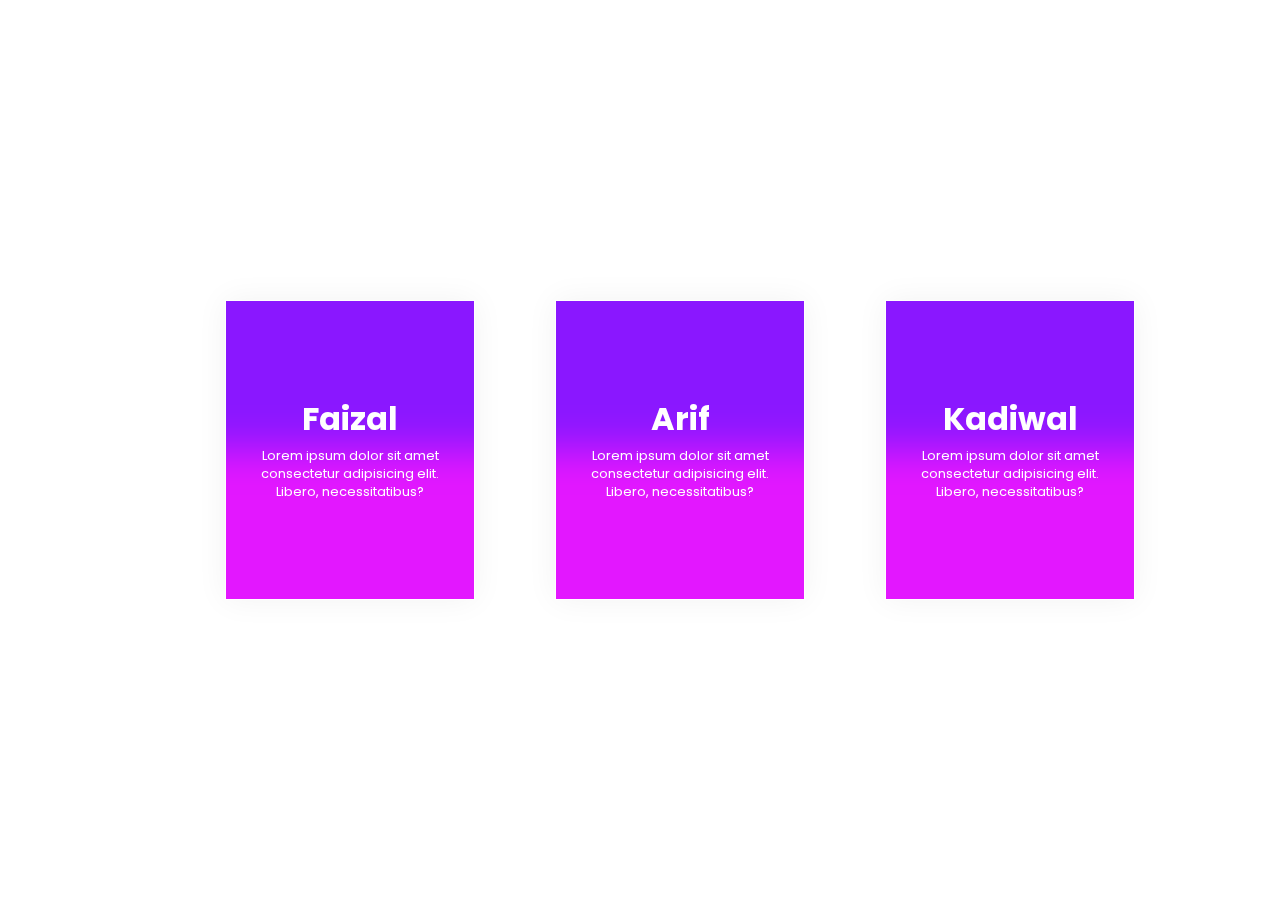
<file: projects/Card Hover/index.html>
<!DOCTYPE html>  
 <html lang="en">  
 <head>  
   <meta charset="UTF-8">  
   <meta http-equiv="X-UA-Compatible" content="IE=edge">  
   <meta name="viewport" content="width=device-width, initial-scale=1.0">  
   <title>Card With Hover Effect</title>  
   <link rel="stylesheet" href="./style.css">  
 </head>  
 <body>  
   <div class="card">  
     <div class="content">  
       <h1>Faizal</h1>  
       <p>Lorem ipsum dolor sit amet consectetur adipisicing elit. Libero, necessitatibus?</p>  
     </div>  
   </div>  
   <div class="card">  
    <div class="content">  
      <h1>Arif</h1>  
      <p>Lorem ipsum dolor sit amet consectetur adipisicing elit. Libero, necessitatibus?</p>  
    </div>  
  </div>  
  <div class="card">  
    <div class="content">  
      <h1>Kadiwal</h1>  
      <p>Lorem ipsum dolor sit amet consectetur adipisicing elit. Libero, necessitatibus?</p>  
    </div>  
  </div>  
 </body>  
 </html>
</file>
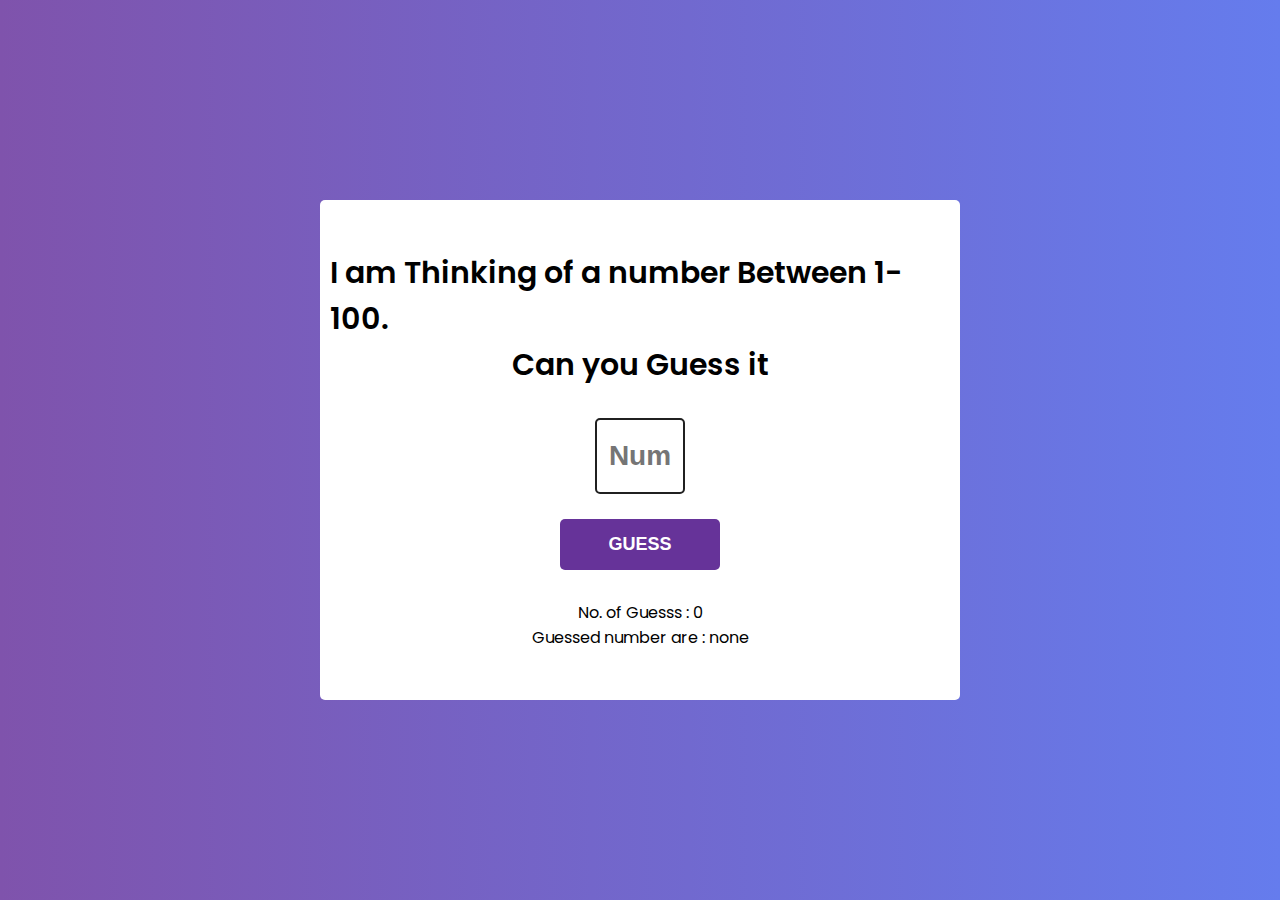
<file: projects/Guess Game/index.html>
<!DOCTYPE html>  
 <html lang="en">  
 <head>  
   <meta charset="UTF-8">  
   <meta http-equiv="X-UA-Compatible" content="IE=edge">  
   <meta name="viewport" content="width=device-width, initial-scale=1.0">  
   <title>Guess Game</title>  
   <link rel="stylesheet" href="./style.css">  
   <link rel="preconnect" href="https://fonts.gstatic.com">  
 <link href="https://fonts.googleapis.com/css2?family=Poppins:wght@400;600&display=swap" rel="stylesheet">  
 </head>  
 <body>  
   <div class="container">  
     <h3>I am Thinking of a number Between 1-100.</h3>  
     <h3>Can you Guess it </h3>  
       <input type="text" placeholder="Num" id="guess"><br>  
       <button onclick="play()" id="my_btn">GUESS</button>  
       <p id="message1">No. of Guesss : 0</p>  
       <p id="message2">Guessed number are : none</p>  
       <p id="message3"></p>  
   </div>  
   <script src="./script.js"></script>  
 </body>  
 </html>
</file>
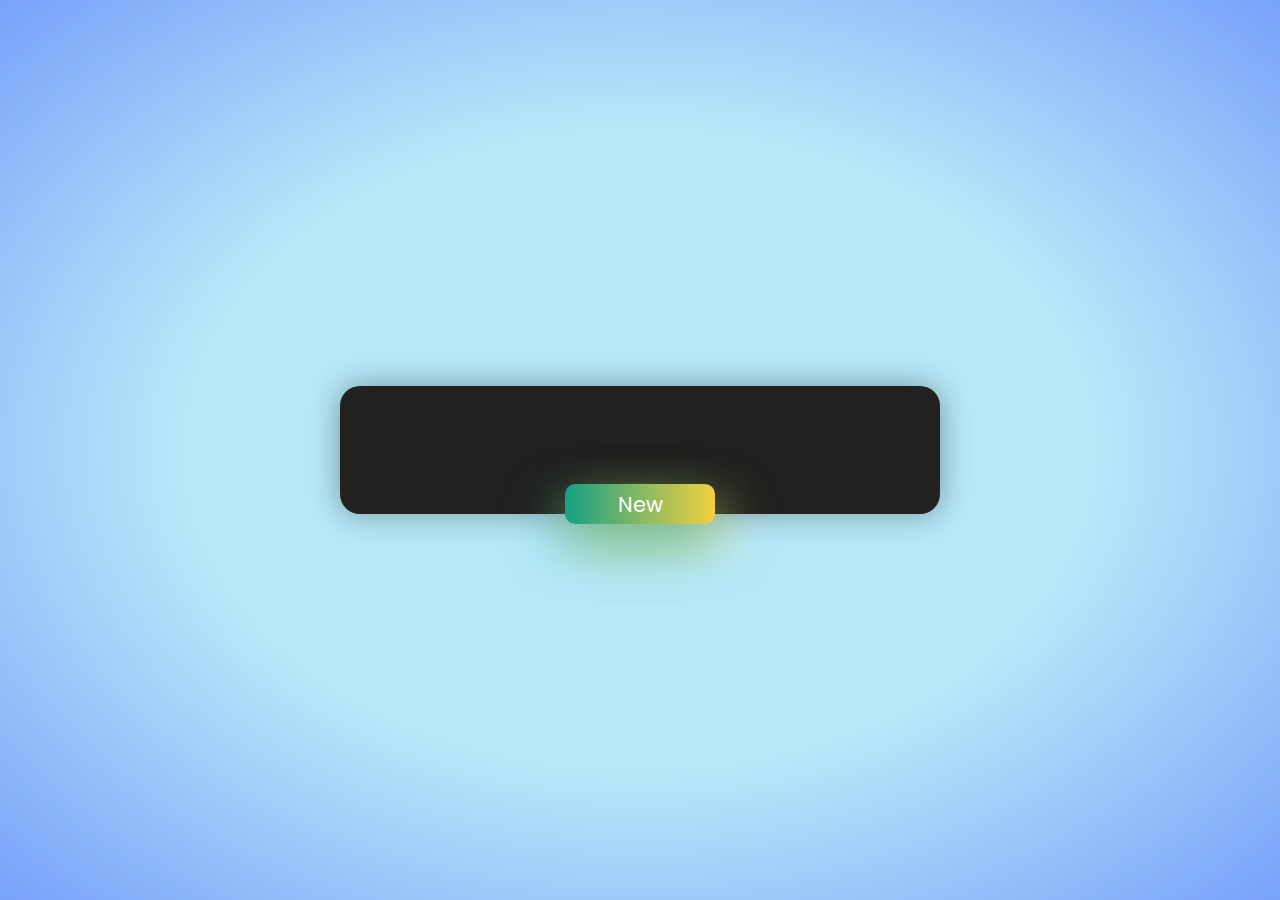
<file: projects/quote-generator/index.html>
<!DOCTYPE html>  
 <html lang="en">  
 <head>  
   <meta charset="UTF-8">  
   <meta http-equiv="X-UA-Compatible" content="IE=edge">  
   <meta name="viewport" content="width=device-width, initial-scale=1.0">  
   <title>Programming Quotes Generator</title>  
   <link rel="stylesheet" href="./css/style.css">  
 </head>  
 <body>  
   <div class="container">  
     <p id="quote"></p>  
     <p id="author" class="author"></p>  
     <button class="btn" onclick="getQuote()">New</button>  
   </div>  
   <script src="./js/app.js"></script>  
 </body>  
 </html>
</file>
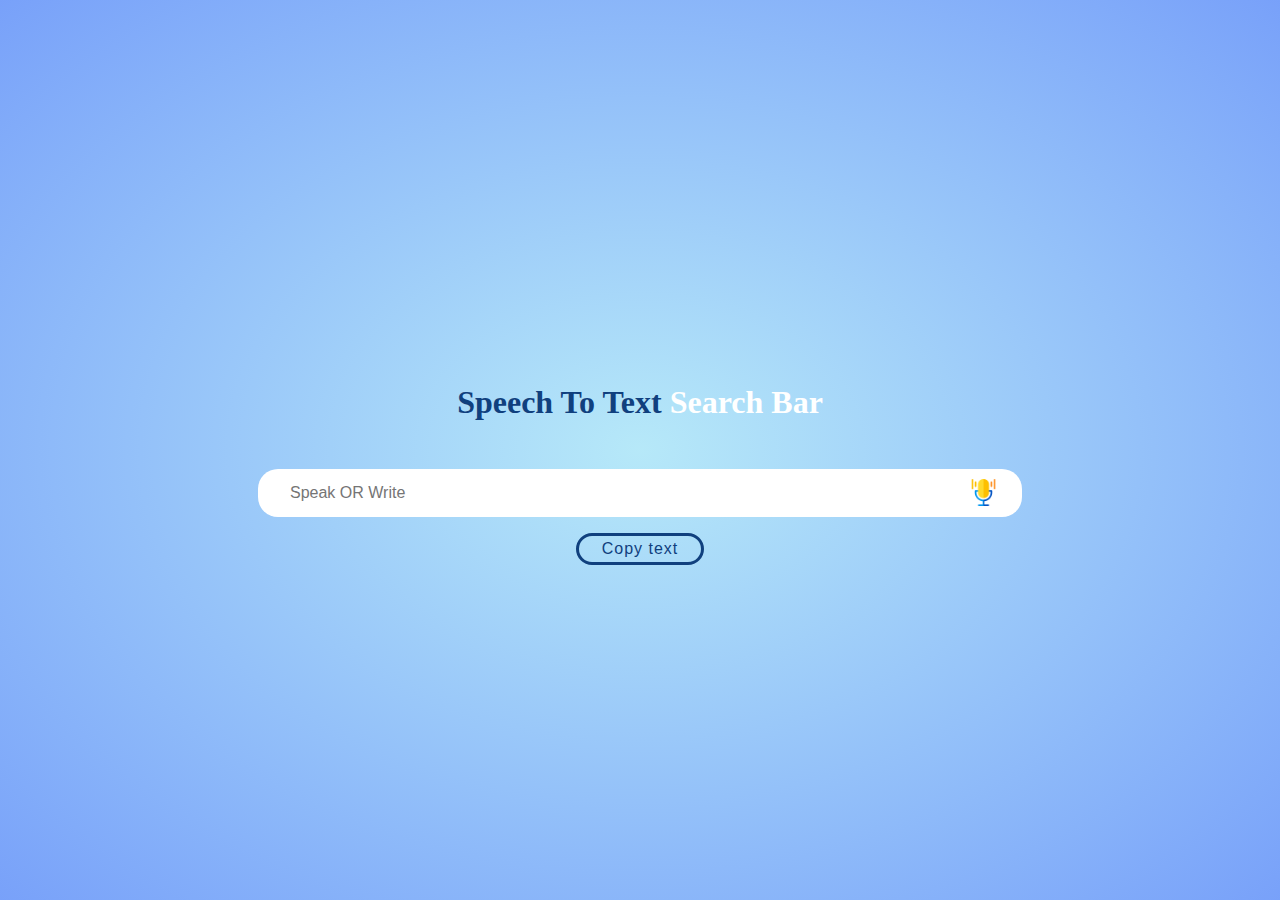
<file: projects/speech-to-text/index.html>
<!DOCTYPE html>
<html lang="en">
  <head>
    <meta charset="UTF-8" />
    <meta http-equiv="X-UA-Compatible" content="IE=edge" />
    <meta name="viewport" content="width=device-width, initial-scale=1.0" />
    <link rel="stylesheet" href="./css/style.css" />
    <title>Speech To Text</title>
  </head>

  <body>
    <div class="main-container">
      <h1><span>Speech To Text</span> Search Bar</h1>
      <div class="search-bar-wrapper">
        <div class="microphone">
            <img src="./images/voice-search.png" alt="" id="btn" onclick="recognition.start()">
        </div>
        <div class="container">
          <input type="text"  id="result" class="search-bar" placeholder="Speak OR Write"/>
        </div>
      </div>
      <button class="button-copy" onclick="copyDivToClipboard()">
        Copy text
      </button>
    </div>

    <script src="./js/app.js"></script>
  </body>
</html>
</file>
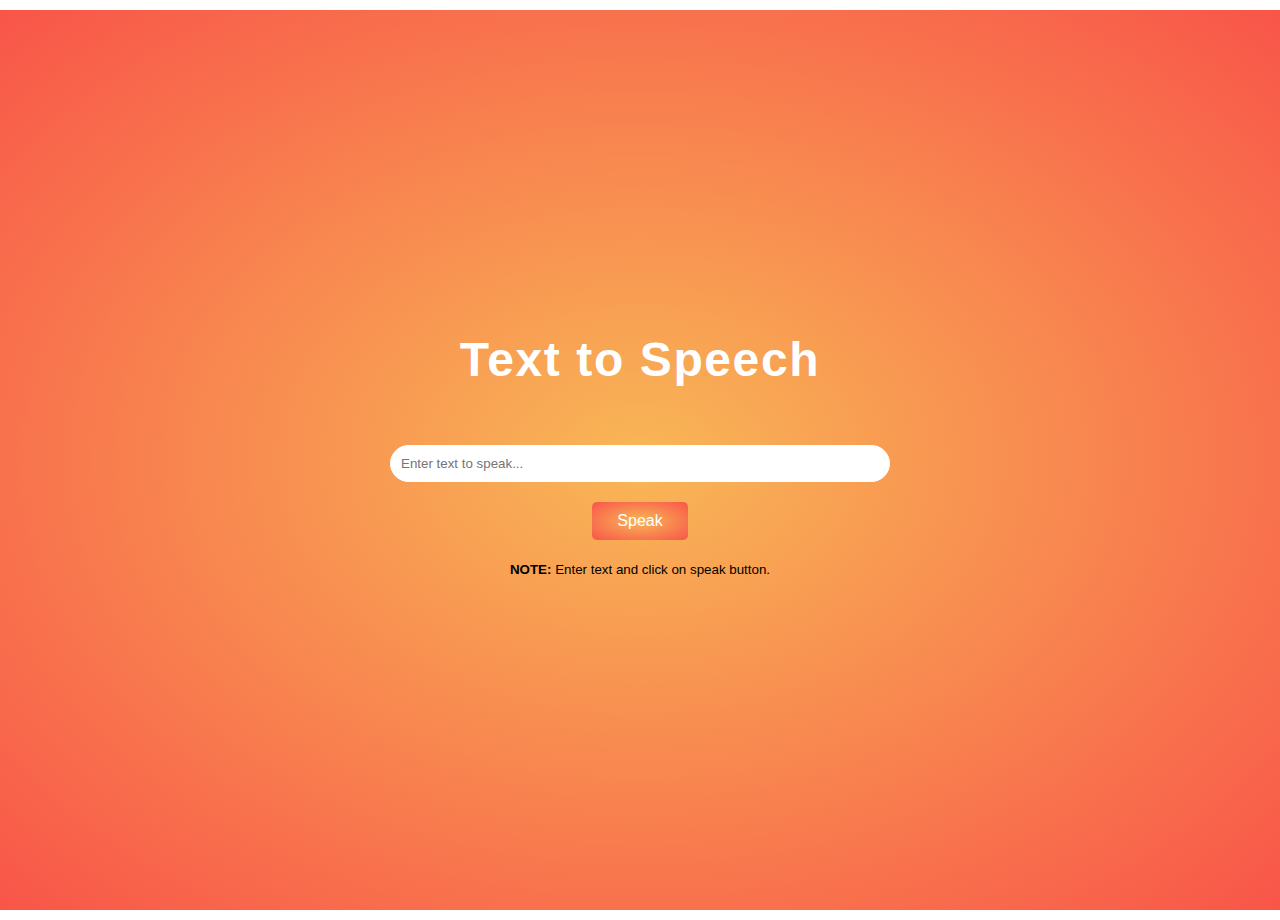
<file: projects/text-to-speech/index.html>
<!DOCTYPE html>
<html lang="en">

<head>
    <meta charset="UTF-8">
    <meta http-equiv="X-UA-Compatible" content="IE=edge">
    <meta name="viewport" content="width=device-width, initial-scale=1.0">
    <link rel="stylesheet" href="./style.css">
    <title>Text-To-Speech</title>
</head>

<body>
    <div class="main-container">
        <h1>Text to Speech</h1>
        <div>
            <input type="text" id="text-to-speech" placeholder="Enter text to speak..." />
        </div>
        <div>
            <button type="button" onclick="textToAudio()">Speak</button>
        </div>
        <div>
            <small><b>NOTE:</b> Enter text and click on speak button.</small>
        </div>
    </div>

    <script src="./app.js"></script>
</body>

</html>
</file>
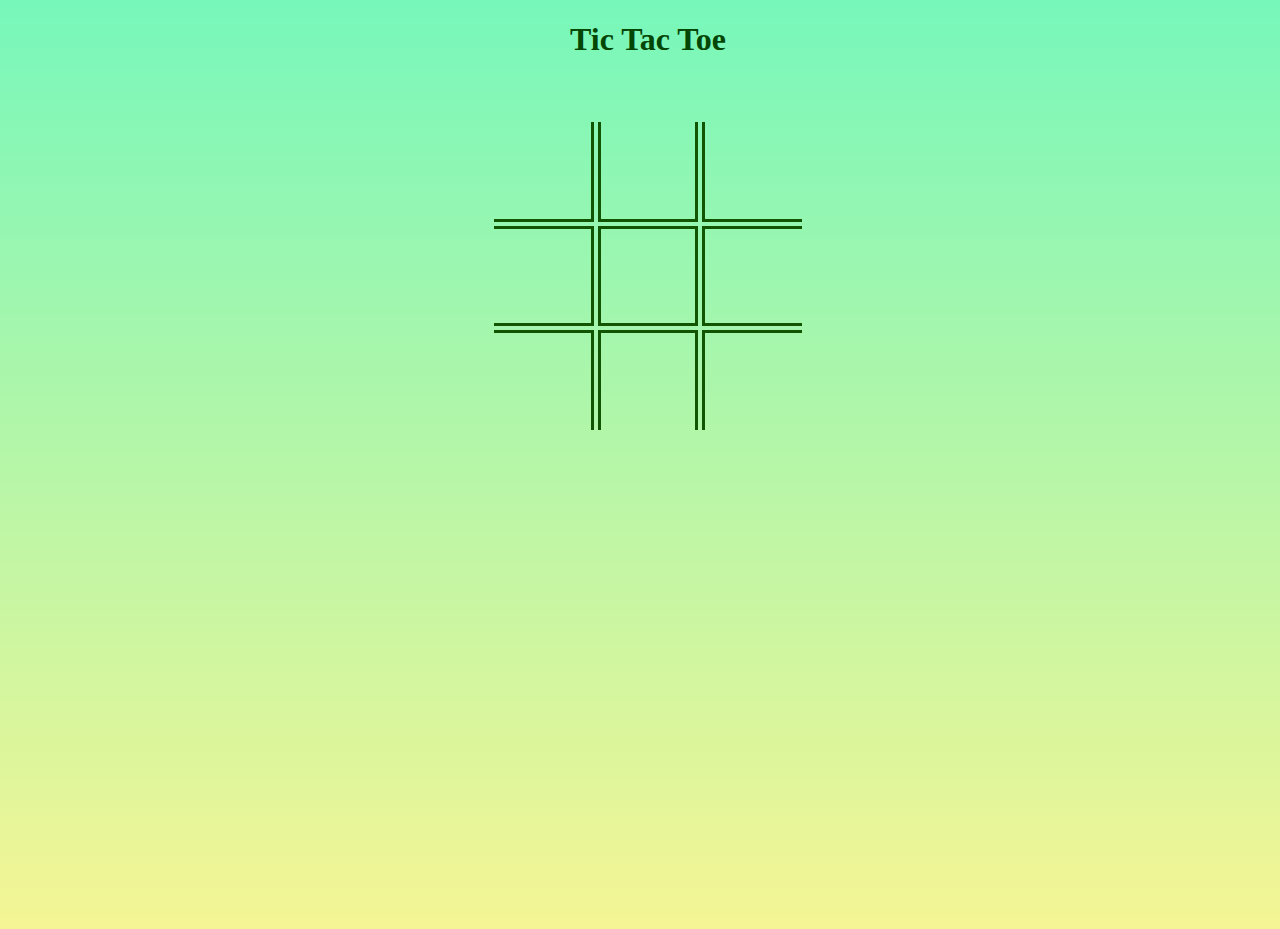
<file: projects/Tic-Tac-Toe/index.html>
<!DOCTYPE html>
<html lang="en">
<head>
    <meta charset="UTF-8">
    <meta http-equiv="X-UA-Compatible" content="IE=edge">
    <meta name="viewport" content="width=device-width, initial-scale=1.0">
    <link rel="stylesheet" href="./style.css">
    <title>Tic Tac Toe</title>
</head>
<body>  
    <h1> Tic Tac Toe </h1>  
    <div id="container">  
         <div class="block">  
              <div id="box1" class="box top left">  
                   <span data-player="none" onclick="play(this)">&nbsp;</span>  
              </div>  
              <div id="box2" class="box top">  
                   <span data-player="none" onclick="play(this)">&nbsp;</span>  
              </div>  
              <div id="box3" class="box top right">  
                   <span data-player="none" onclick="play(this)">&nbsp;</span>  
              </div>  
         </div>  
         <div class="block">  
              <div id="box4" class="box left">  
                   <span data-player="none" onclick="play(this)">&nbsp;</span>  
              </div>  
              <div id="box5" class="box">  
                   <span data-player="none" onclick="play(this)">&nbsp;</span>  
              </div>  
              <div id="box6" class="box right">  
                   <span data-player="none" onclick="play(this)">&nbsp;</span>  
              </div>  
         </div>  
         <div class="block">  
              <div id="box7" class="box left bottom">  
                   <span data-player="none" onclick="play(this)">&nbsp;</span>  
              </div>  
              <div id="box8" class="box bottom">  
                   <span data-player="none" onclick="play(this)">&nbsp;</span>  
              </div>  
              <div id="box9" class="box right bottom">  
                   <span data-player="none" onclick="play(this)">&nbsp;</span>  
              </div>  
         </div>  
    </div>  
    <script src="./script.js"></script>
</body>  
</html>
</file>
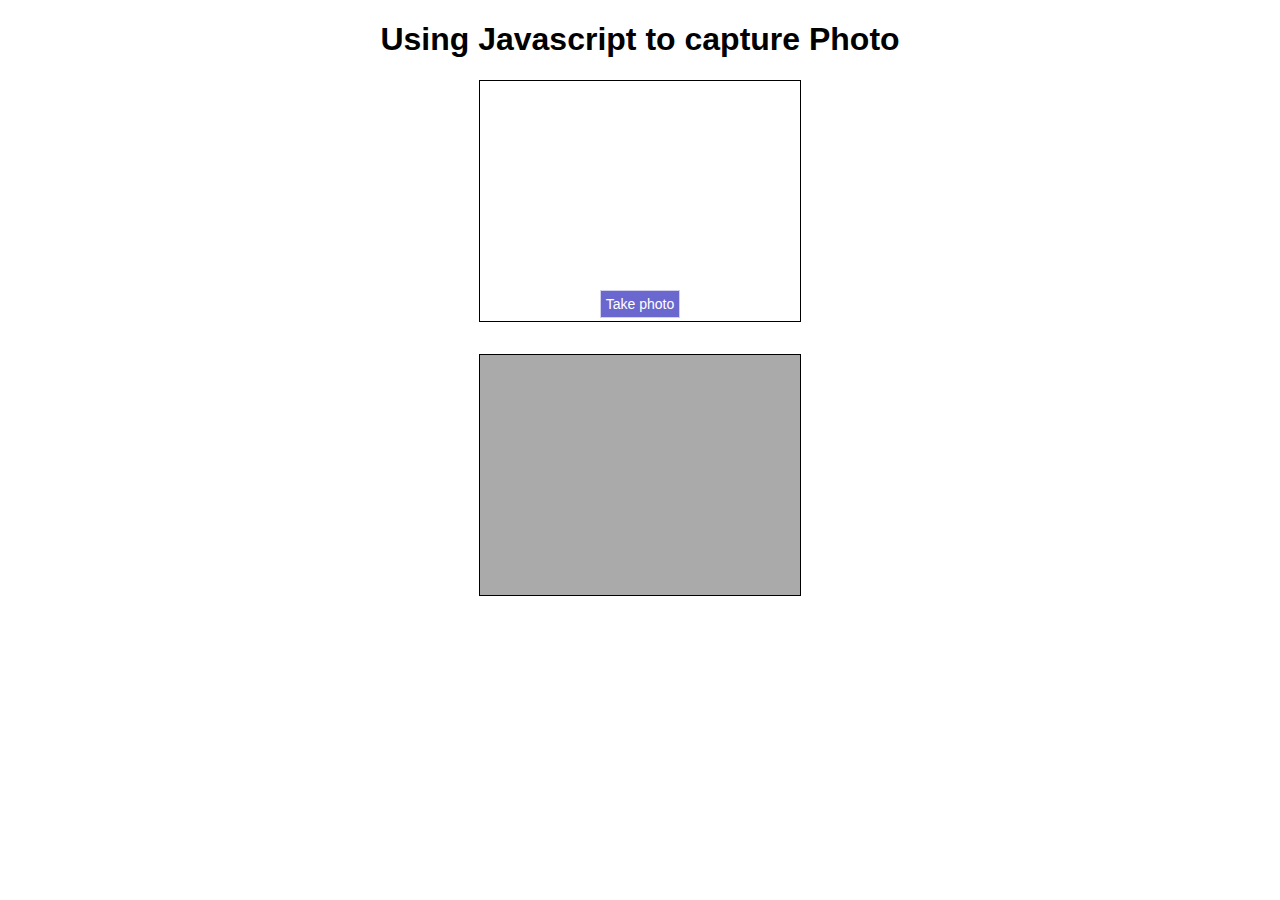
<file: projects/Video&photo/index.html>
<!DOCTYPE html>
<html lang="en">

<head>
    <meta charset="UTF-8">
    <meta http-equiv="X-UA-Compatible" content="IE=edge">
    <meta name="viewport" content="width=device-width, initial-scale=1.0">
    <link rel="stylesheet" href="./style.css">
    <title>Video Streaming</title>
</head>

<body>
    <div class="contentarea">
        <h1>
            Using Javascript to capture Photo
        </h1>
        <div class="camera">
            <video id="video">Video stream not available.</video>
        </div>
        <div><button id="startbutton">Take photo</button></div>
        <canvas id="canvas"></canvas>
        <div class="output">
            <img id="photo" alt="The screen capture will appear in this box.">
        </div>
    </div>
    <script src="./script.js"></script>
</body>

</html>
</file>
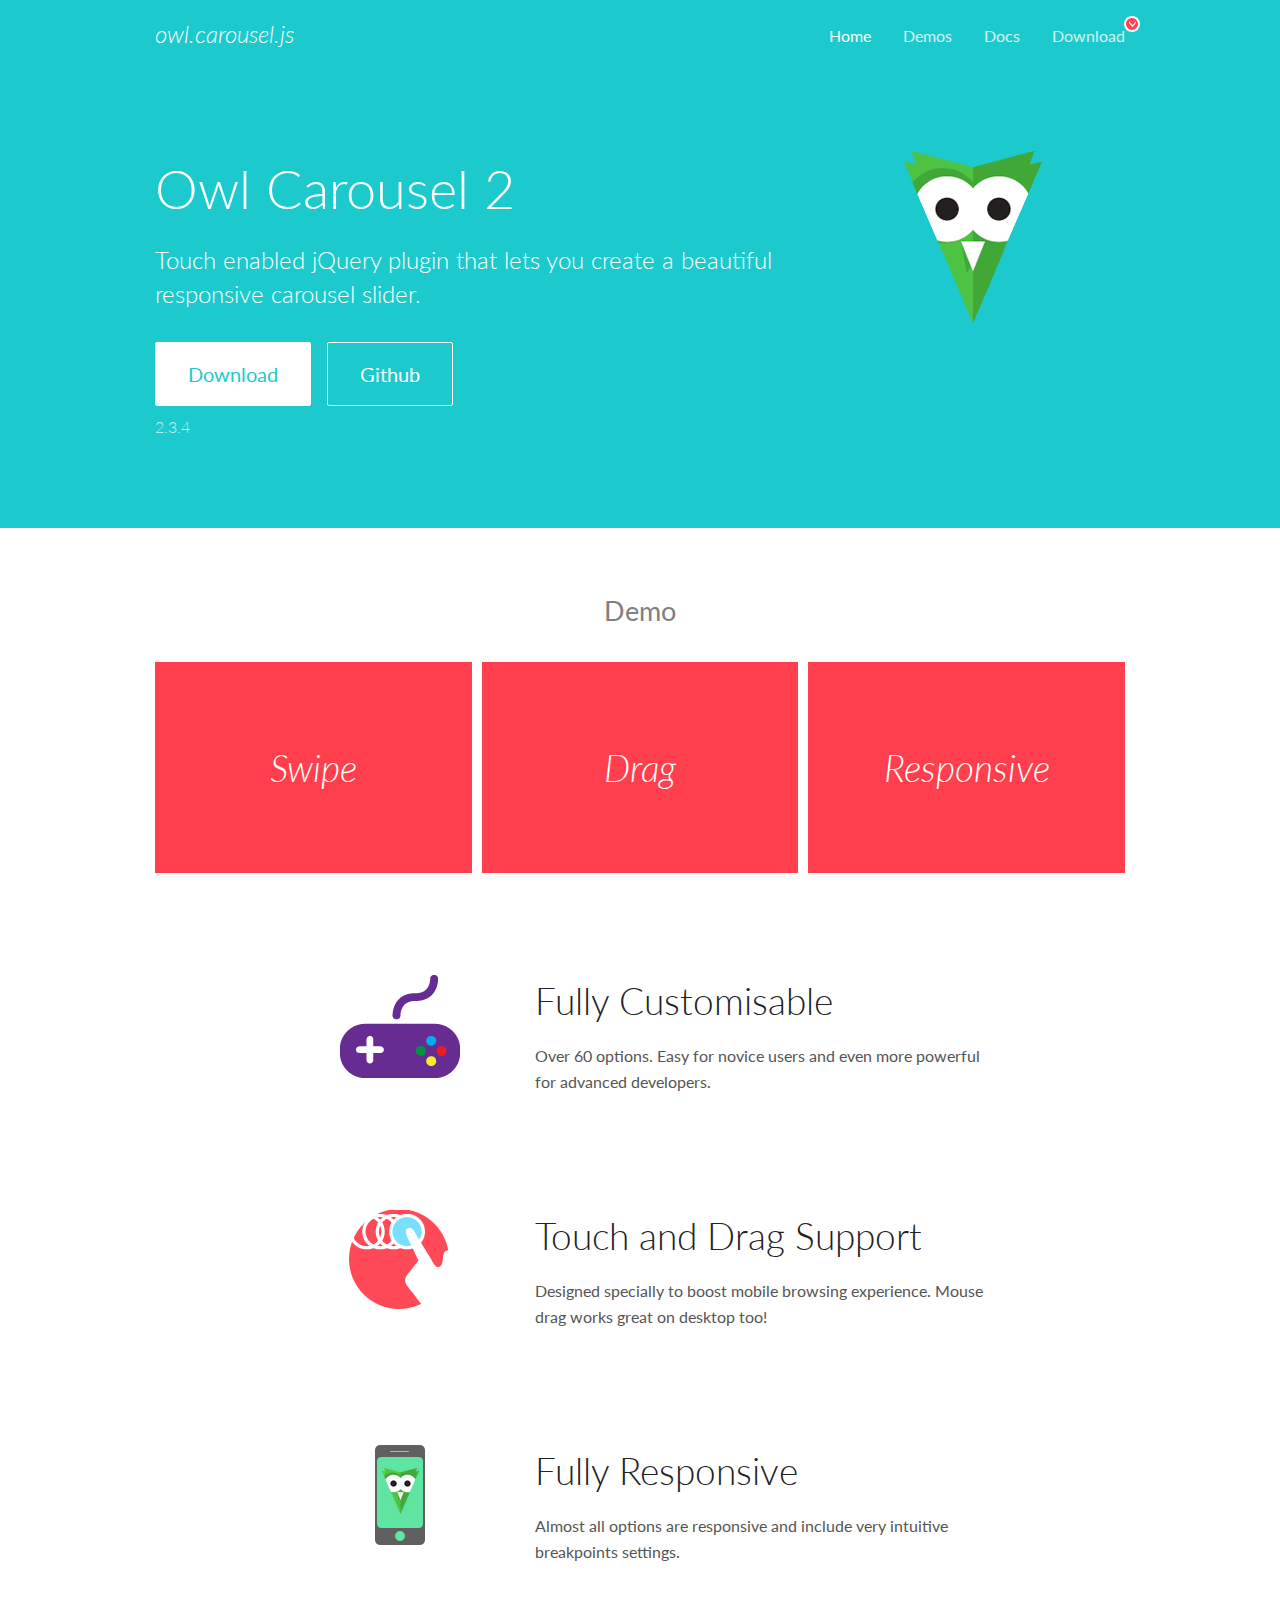
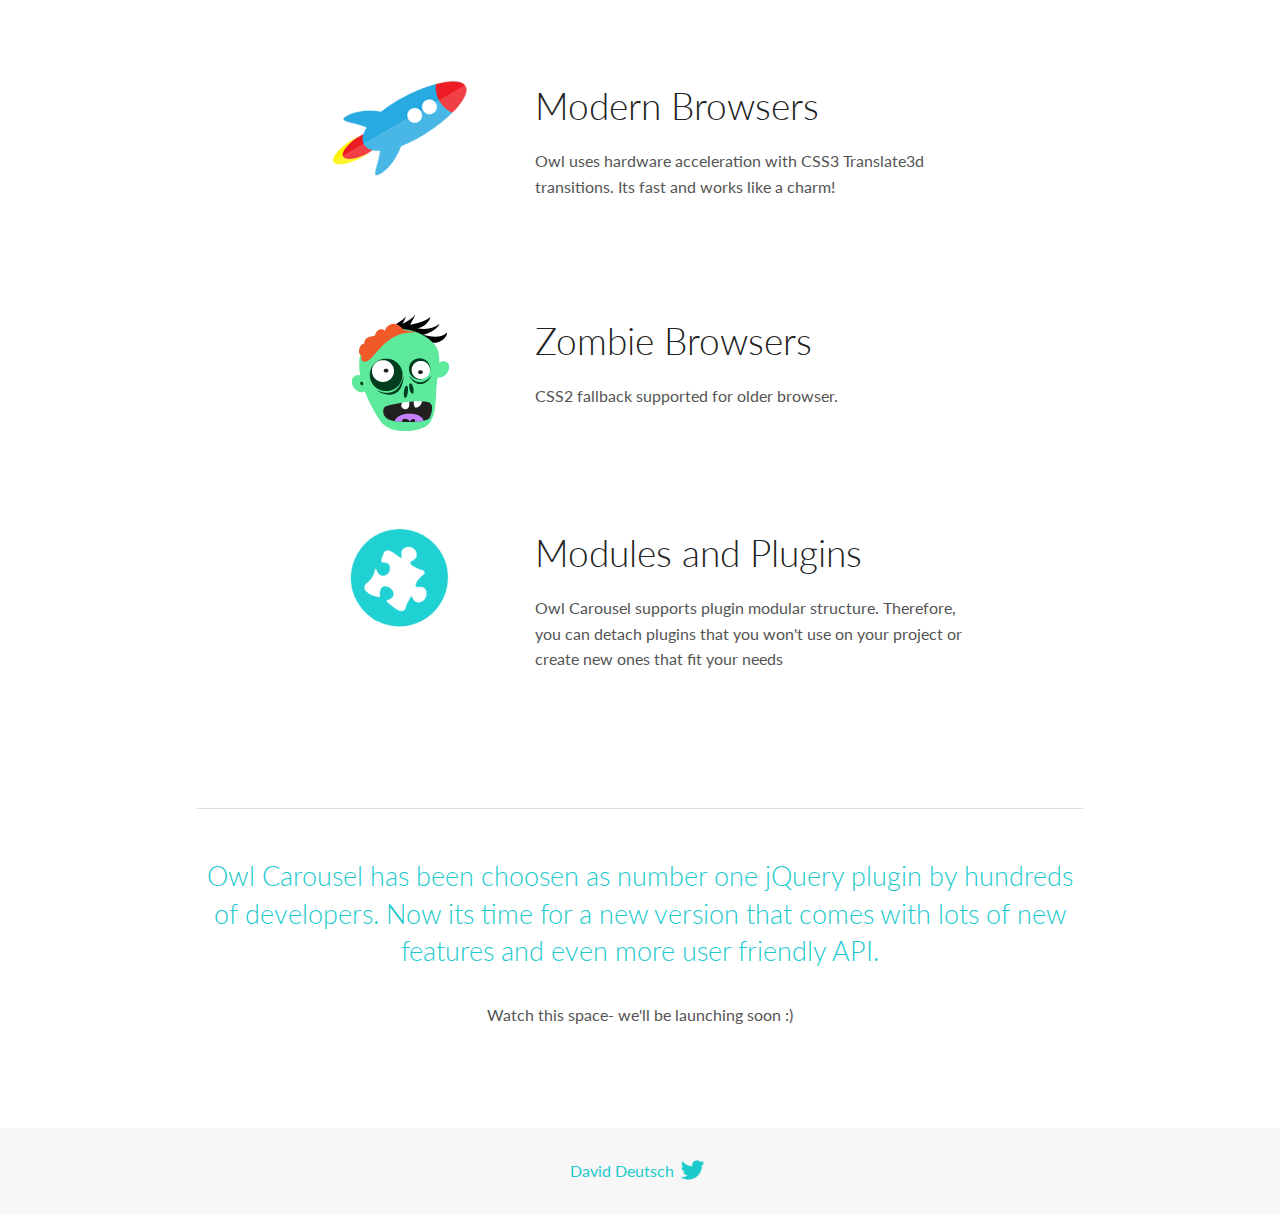
<file: projects/flipcart-clone/OwlCarousel2-2.3.4/docs/index.html>
<!DOCTYPE html>
<html lang="en">
  <head>

    <!-- head -->
    <meta charset="utf-8">
    <meta name="msapplication-tap-highlight" content="no" />
    <meta name="viewport" content="width=device-width, initial-scale=1.0" />
    <meta name="description" content="Touch enabled jQuery plugin that lets you create beautiful responsive carousel slider.">
    <meta name="author" content="David Deutsch">
    <title>
      Home | Owl Carousel | 2.3.4
    </title>

    <!-- Stylesheets -->
    <link href='https://fonts.googleapis.com/css?family=Lato:300,400,700,400italic,300italic' rel='stylesheet' type='text/css'>
    <link rel="stylesheet" href="assets/css/docs.theme.min.css">

    <!-- Owl Stylesheets -->
    <link rel="stylesheet" href="assets/owlcarousel/assets/owl.carousel.min.css">
    <link rel="stylesheet" href="assets/owlcarousel/assets/owl.theme.default.min.css">

    <!-- HTML5 shim and Respond.js IE8 support of HTML5 elements and media queries -->

    <!--[if lt IE 9]>
      <script src="https://oss.maxcdn.com/libs/html5shiv/3.7.0/html5shiv.js"></script>
      <script src="https://oss.maxcdn.com/libs/respond.js/1.3.0/respond.min.js"></script>
    <![endif]-->

    <!-- Favicons -->
    <link rel="apple-touch-icon-precomposed" sizes="144x144" href="assets/ico/apple-touch-icon-144-precomposed.png">
    <link rel="shortcut icon" href="assets/ico/favicon.png">
    <link rel="shortcut icon" href="favicon.ico">

    <!-- Yeah i know js should not be in header. Its required for demos.-->

    <!-- javascript -->
    <script src="assets/vendors/jquery.min.js"></script>
    <script src="assets/owlcarousel/owl.carousel.js"></script>
  </head>
  <body>

    <!-- header -->
    <header class="header">
      <div class="row">
        <div class="large-12 columns">
          <div class="brand left">
            <h3>
              <a href="/OwlCarousel2/">owl.carousel.js</a> 
            </h3>
          </div>
          <a id="toggle-nav" class="right">
            <span></span> <span></span> <span></span> 
          </a> 
          <div class="nav-bar">
            <ul class="clearfix">
              <li class="active">
                <a href="/OwlCarousel2/index.html">Home</a> 
              </li>
              <li> <a href="/OwlCarousel2/demos/demos.html">Demos</a>  </li>
              <li> <a href="/OwlCarousel2/docs/started-welcome.html">Docs</a>  </li>
              <li>
                <a href="https://github.com/OwlCarousel2/OwlCarousel2/archive/2.3.4.zip">Download</a> 
                <span class="download"></span> 
              </li>
            </ul>
          </div>
        </div>
      </div>
    </header>

    <!-- home panel -->
    <section id="hero">
      <div class="row">
        <div class="large-8 medium-8 columns">
          <h1>Owl Carousel 2</h1>
          <h4>Touch enabled jQuery plugin that lets you create a beautiful responsive carousel slider.</h4>
          <a href="https://github.com/OwlCarousel2/OwlCarousel2/archive/2.3.4.zip" class="hero-button">Download</a> 
          <a href="https://github.com/OwlCarousel2/OwlCarousel2" class="hero-button outline">Github</a> 
          <p>2.3.4</p>
        </div>
        <div class="large-4 medium-4 columns">
          <img class="owl-logo" src="assets/img/owl-logo.png" alt="mr. Owl">
        </div>
      </div>
    </section>

    <!-- body -->
    <div class="home-demo">
      <div class="row">
        <div class="large-12 columns">
          <h3>Demo</h3>
          <div class="owl-carousel">
            <div class="item">
              <h2>Swipe</h2>
            </div>
            <div class="item">
              <h2>Drag</h2>
            </div>
            <div class="item">
              <h2>Responsive</h2>
            </div>
            <div class="item">
              <h2>CSS3</h2>
            </div>
            <div class="item">
              <h2>Fast</h2>
            </div>
            <div class="item">
              <h2>Easy</h2>
            </div>
            <div class="item">
              <h2>Free</h2>
            </div>
            <div class="item">
              <h2>Upgradable</h2>
            </div>
            <div class="item">
              <h2>Tons of options</h2>
            </div>
            <div class="item">
              <h2>Infinity</h2>
            </div>
            <div class="item">
              <h2>Auto Width</h2>
            </div>
          </div>
        </div>
      </div>
    </div>
    <script>
      var owl = $('.owl-carousel');
      owl.owlCarousel({
        margin: 10,
        loop: true,
        responsive: {
          0: {
            items: 1
          },
          600: {
            items: 2
          },
          1000: {
            items: 3
          }
        }
      })
    </script>

    <!-- features -->
    <div id="features">
      <div class="row">
        <div class="small-12 medium-9 small-centered columns">
          <section class="row feature">
            <div class="medium-4 small-12 columns">
              <img src="assets/img/feature-options.png" alt="">
            </div>
            <div class="medium-8 small-12 columns">
              <h2>Fully Customisable</h2>
              <p>Over 60 options. Easy for novice users and even more powerful for advanced developers.</p>
            </div>
          </section>
          <section class="row feature">
            <div class="medium-4 small-12 columns">
              <img src="assets/img/feature-drag.png" alt="">
            </div>
            <div class="medium-8 small-12 columns">
              <h2>Touch and Drag Support</h2>
              <p>Designed specially to boost mobile browsing experience. Mouse drag works great on desktop too!</p>
            </div>
          </section>
          <section class="row feature">
            <div class="medium-4 small-12 columns">
              <img src="assets/img/feature-responsive.png" alt="">
            </div>
            <div class="medium-8 small-12 columns">
              <h2>Fully Responsive</h2>
              <p>Almost all options are responsive and include very intuitive breakpoints settings.</p>
            </div>
          </section>
          <section class="row feature">
            <div class="medium-4 small-12 columns">
              <img src="assets/img/feature-modern.png" alt="">
            </div>
            <div class="medium-8 small-12 columns">
              <h2>Modern Browsers</h2>
              <p>Owl uses hardware acceleration with CSS3 Translate3d transitions. Its fast and works like a charm! </p>
            </div>
          </section>
          <section class="row feature">
            <div class="medium-4 small-12 columns">
              <img src="assets/img/feature-zombie.png" alt="">
            </div>
            <div class="medium-8 small-12 columns">
              <h2>Zombie Browsers</h2>
              <p>CSS2 fallback supported for older browser.</p>
            </div>
          </section>
          <section class="row feature">
            <div class="medium-4 small-12 columns">
              <img src="assets/img/feature-module.png" alt="">
            </div>
            <div class="medium-8 small-12 columns">
              <h2>Modules and Plugins</h2>
              <p>Owl Carousel supports plugin modular structure. Therefore, you can detach plugins that you won&#x27;t use on your project or create new ones that fit your needs</p>
            </div>
          </section>
        </div>
      </div>
    </div>

    <!-- footer -->
    <section id="teaser-text">
      <div class="row">
        <div class="small-12 medium-11 small-centered columns">
          <hr>
          <h3 id="owl-carousel-has-been-choosen-as-number-one-jquery-plugin-by-hundreds-of-developers-now-its-time-for-a-new-version-that-comes-with-lots-of-new-features-and-even-more-user-friendly-api-">Owl Carousel has been choosen as number one jQuery plugin by hundreds of developers. Now its time for a new version that comes with lots of new features and even more user friendly API.</h3>
          <p>Watch this space- we&#39;ll be launching soon :)</p>
        </div>
      </div>
    </section>

    <!-- footer -->
    <footer class="footer">
      <div class="row">
        <div class="large-12 columns">
          <h5>
            <a href="/OwlCarousel2/docs/support-contact.html">David Deutsch</a> 
            <a id="custom-tweet-button" href="https://twitter.com/share?url=https://github.com/OwlCarousel2/OwlCarousel2&text=Owl Carousel - This is so awesome! " target="_blank"></a> 
          </h5>
        </div>
      </div>
    </footer>

    <!-- vendors -->
    <script src="assets/vendors/highlight.js"></script>
    <script src="assets/js/app.js"></script>
  </body>
</html>
</file>
<file: projects/Card Hover/style.css>
@import url('https://fonts.googleapis.com/css2?family=Poppins&display=swap');  
:root {
    --col1 : #7F00FF;
    --col2 : #E100FF;

    /* --col1 : #ff5e00;
    --col2 : #e5ff00; */
}
 *{  
   margin: 0;  
   padding: 0;  
   box-sizing: border-box;  
   font-family: 'Poppins', sans-serif;  
 }  
 body{  
   display: flex;  
   justify-content: center;  
   align-items: center;  
   height: 100vh;  
 }  
 .card{  
   width: 250px;  
   height: 300px;  
   margin-left: 80px;
   position: relative;  
   cursor: pointer;  
 }  
 .card .content{  
   width: 100%;  
   height: 100%;  
   background: rgba(255, 255, 255, 0.089);  
   backdrop-filter: blur(20px);  
   border: 1px solid white;  
   color: white;  
   display: flex;  
   justify-content: center;  
   align-items: center;  
   flex-direction: column;  
   box-shadow: 0 0 30px rgba(0, 0, 0, 0.055);  
   transition: all .4s;  
 }  
 .card .content p{  
   font-size: 0.8em;  
   padding: 0.3em 1.5em;  
   text-align: center;  
 }  
 .card:hover .content{  
   color: rgb(36, 36, 36);  
 }  
 .card::before,  
 .card::after{  
   content: '';  
   position: absolute;  
   width: 100%;  
   height: 50%;  
   background: var(--col1);  
   z-index: -20;  
   transition: all .4s;  
 }  
 .card::before{  
   top: 0;  
   right: 0;  
 }  
 .card::after{  
   bottom: 0;  
   left: 0;  
   background: var(--col2);  
 }  
 .card:hover::before{  
   width: 50px;  
   height: 50px;  
   transform: translate(20px, -20px);  
   border-radius: 50%;  
 }  
 .card:hover::after{  
   width: 100px;  
   height: 100px;  
   transform: translate(-20px, 20px);  
   border-radius: 50%;  
 }
</file>
<file: projects/Guess Game/style.css>
*{  
    padding: 0;  
    margin: 0;  
    box-sizing: border-box;  
  }  
  body{  
    height: 100vh;  
    background: linear-gradient(to right,#7f53ac,#657ced);  
  }  
  .container{  
  position: absolute;  
  width: 50%;  
  min-width: 580px;  
  transform: translate(-50%,-50%);  
  top: 50%;  
  left: 50%;  
  background: #fff;  
  padding: 50px 10px;  
  border-radius: 5px;  
  display: grid;  
  justify-items: center;  
  font-family: 'poppins', sans-serif;  
  }  
  h3{  
    font-size: 30px;  
    font-weight: 600;  
  }  
  input[type="text"]{  
    width: 90px;  
    font-weight: 600;  
    padding: 20px 0;  
    font-size: 28px;  
    text-align: center;  
    margin-top: 30px;  
    border-radius: 5px;  
    border: 2px solid #202020;  
    color: #663399;  
  }  
  button{  
    width: 160px;  
    padding: 15px 0;  
    border-radius: 5px;  
    background-color: #663399;  
    color: #fff;  
    border: none;  
    font-size: 18px;  
    font-weight: 600;  
    margin-bottom: 30px;  
  }  
  p{  
    font-weight: 400;  
  }
</file>
<file: projects/quote-generator/css/style.css>
@import url('https://fonts.googleapis.com/css2?family=Poppins&display=swap');  
 *{  
   margin: 0;  
   padding: 0;  
   box-sizing: border-box;  
   font-family: 'Poppins', sans-serif;  
 }  
 body{  
   display: flex;  
   justify-content: center;  
   align-items: center;  
   height: 100vh;  
   background: radial-gradient(rgba(164, 227, 247, .8) 50%, rgba(63, 121, 247, 0.7));
 }  
 .container{  
   width: 600px;  
   background: #212121;  
   box-shadow: 0 0 30px #2121216b;  
   padding: 3.5em 2.5em;  
   color: white;  
   position: relative;  
   display: flex;  
   align-items: center;  
   flex-direction: column;  
   border-radius: 20px;
 }  
 .container .author{  
   margin-top: 1em;  
   background: linear-gradient(to right, #16A085, #f4D03F);  
   background-clip: text;  
   -webkit-background-clip: text;  
   -webkit-text-fill-color: transparent;  
 }  
 .btn{  
   width: 150px;  
   height: 40px;  
   position: absolute;  
   bottom: -8%;  
   background: linear-gradient(to right, #16A085, #f4D03F);  
   color: white;  
   border: none;  
   cursor: pointer;  
   font-size: 1.3em;  
   box-shadow: -10px 20px 50px #16A0848e,10px 20px 50px #f4D03F98 ;  
   border-radius: 10px;
 }
</file>
<file: projects/speech-to-text/css/style.css>
:root {
    /* --primary : #3dcfd3; */
    --secondary : #070606;
    --dark : #161616;
    --pure : #ffffff;
    --ternary : #646464;
    --light : #f2f2f2;
    --primary : #10407e;
}

* {
    padding: 0;
    margin: 0;
    box-sizing: border-box;
}
body {
    background: radial-gradient(rgba(164, 227, 247, .8), rgba(63, 121, 247, 0.7));
    /* background: linear-gradient(60deg, rgba(164, 227, 247, .8), rgba(92, 140, 245, 0.7)); */
    height: 100vh;
    display: flex;
    align-items: center;
    justify-content: center;
    flex-direction: column;
}

h1 {
    text-align: center;
    margin-top: 3rem;
    color: var(--pure);
}
span {
    color: var(--primary);
}

.main-container {
    display: flex;
    flex-direction: column;
    justify-content: center;
    align-items: center;
    width: 100%;
    height: auto;
    margin-top: -5  rem;
}

.main-container h1 {
    margin-bottom: 3rem;
}

.search-bar-wrapper {
    display: flex;
}
.search-bar-wrapper .microphone {
    order: 2;
    width: 4rem;
    display: flex;
    align-items: center;
    justify-content: center;
    background: var(--pure);
    border-top-right-radius: 20px;
    border-bottom-right-radius: 20px;
    /* border: 2px solid red; */
}
.search-bar-wrapper .microphone img {
    width: 2.5rem;
    padding-right: .8rem;
}
.search-bar-wrapper .microphone img:hover {
    width: 2.7rem;
}
.search-bar-wrapper .container {
    order: 1;
}
.search-bar-wrapper .container input {
    width: 700px;
    height: 3rem;
    padding: .1rem 2rem;
    border: none;
    border-top-left-radius: 20px;
    border-bottom-left-radius: 20px;
    outline: none;
    border: none;
    font-weight: 500;
    font-size: 1rem;
    color: var(--ternary);
}
.search-bar-wrapper .container input::placeholder {
    font-weight: 400;
    font-size: 1rem;
}

.button-copy {
    width: 8rem;
    height: 2rem;
    margin-top: 1rem;
    border-radius: 20px;
    outline: none;
    border: 3px solid var(--primary);
    color: var(--primary);
    background: transparent;
    font-size: 1rem;
    letter-spacing: 1px;
}

.button-copy:hover {
    background: var(--primary);
    color: var(--pure);
}
</file>
<file: projects/text-to-speech/style.css>
* {
    padding: 0;
    margin: 0;
    box-sizing: border-box;
}
body {
    font-family:arial;
}
.main-container {
    display: flex;
    flex-direction: column;
    justify-content: center;
    align-items: center;
    height: 100vh;
    width: 100%;
    background: radial-gradient( #f8b756, #f85549);
}
.main-container h1 {
    color: #fff;
    font-size: 3rem;
    margin-bottom: 3rem;
    letter-spacing: .1rem;
}
input {
    padding: 10px;
    width: 500px;
    border-radius: 20px;
    border: 1px solid #fff;
    outline: none;
}
div {
    margin:10px 0px;
}
button {
    font-size: 1rem;
    width: 6rem;
    padding:10px;
    background: radial-gradient(#f8b756, #f85549);
    color: #FFFFFF;
    border: 0px;
    cursor:pointer;
    border-radius: 5px;
}
</file>
<file: projects/Tic-Tac-Toe/style.css>
body {
  background: linear-gradient(rgb(119, 247, 187), rgb(245, 245, 148));
  color: dimgray;
  font-family: "Quicksand", serif;
  text-align: center;
  width: 100%;
  height: 100vh;
}
h1 {
  font-size: 200%;
  color: rgb(4, 70, 4);
}
#container {
  margin: 5% auto;
  border-radius: 5px;
  -webkit-border-radius: 5px;
  -moz-border-radius: 5px;
  text-align: center;
}
.box {
  display: inline-block;
  border: 3px solid rgb(17, 85, 3);
  width: 100px;
  height: 100px;
  text-align: center;
  box-sizing: border-box;
  -webkit-box-sizing: border-box;
  -moz-box-sizing: border-box;
  padding: 0px;
  color: #fff;
}
span {
  position: absolute;
  font-size: 75px;
  font-family: "Raleway", sans-serif;
  text-align: center;
  height: 75px;
  width: 75px;
  padding: 0px;
  margin: 5px;
  margin-left: -35px;
  /* border: 2px solid red; */
}
.top {
  border-top: none;
}
.bottom {
  border-bottom: none;
}
.left {
  border-left: none;
}
.right {
  border-right: none;
}
.alert {
  height: 75px;
  width: 125px;
  display: inline-block;
  background: rgb(248, 255, 248);
  position: relative;
  z-index: 7;
  margin-top: -50%;
  border-radius: 20px;
  -webkit-border-radius: 20px;
  -moz-border-radius: 20px;
  box-shadow: 0 0 75px 2px dimgray;
  animation: larger 0.5s;
  -webkit-animation: larger 0.5s;
  -moz-animation: larger 0.5s;
  animation-fill-mode: forwards;
  -webkit-animation-fill-mode: forwards;
  -moz-animation-fill-mode: forwards;
  box-sizing: content-box;
  -webkit-box-sizing: content-box;
  -moz-box-sizing: content-box;
  padding: 30px;
  bottom: 50px;
  top: 0px;
}
@keyframes larger {
  from {
    height: 75px;
    width: 125px;
  }
  to {
    height: 100px;
    width: 250px;
  }
}
@-webkit-keyframes larger {
  from {
    height: 75px;
    width: 125px;
  }
  to {
    height: 100px;
    width: 250px;
  }
}
@-moz-keyframes larger {
  from {
    height: 75px;
    width: 125px;
  }
  to {
    height: 100px;
    width: 250px;
  }
}
@-o-@keyframes larger {
  from {
    height: 75px;
    width: 125px;
  }
  to {
    height: 100px;
    width: 250px;
  }
}
button {
  background: rgb(131, 179, 19);
  border-radius: 2px;
  -webkit-border-radius: 2px;
  -moz-border-radius: 2px;
  color: ghostwhite;
  border: none;
  outline: none;
}
button:focus {
  background: rgb(126, 163, 23);
}
.activeBox {
  background: rgba(22, 92, 4, 0.699);
}
</file>
<file: projects/Video&photo/style.css>
#video {
    border: 1px solid black;
    width: 320px;
    height: 240px;
}

#photo {
    border: 1px solid black;
    width: 320px;
    height: 240px;
}

#canvas {
    display: none;
}

.camera {
    width: 340px;
    display: inline-block;
}

.output {
    width: 340px;
    display: inline-block;
}

#startbutton {
    display: block;
    position: relative;
    margin-left: auto;
    margin-right: auto;
    bottom: 36px;
    padding: 5px;
    background-color: #6a67ce;
    border: 1px solid rgba(255, 255, 255, 0.7);
    font-size: 14px;
    color: rgba(255, 255, 255, 1.0);
    cursor: pointer;
}

.contentarea {
    font-size: 16px;
    font-family: Arial;
    text-align: center;
}
</file>
